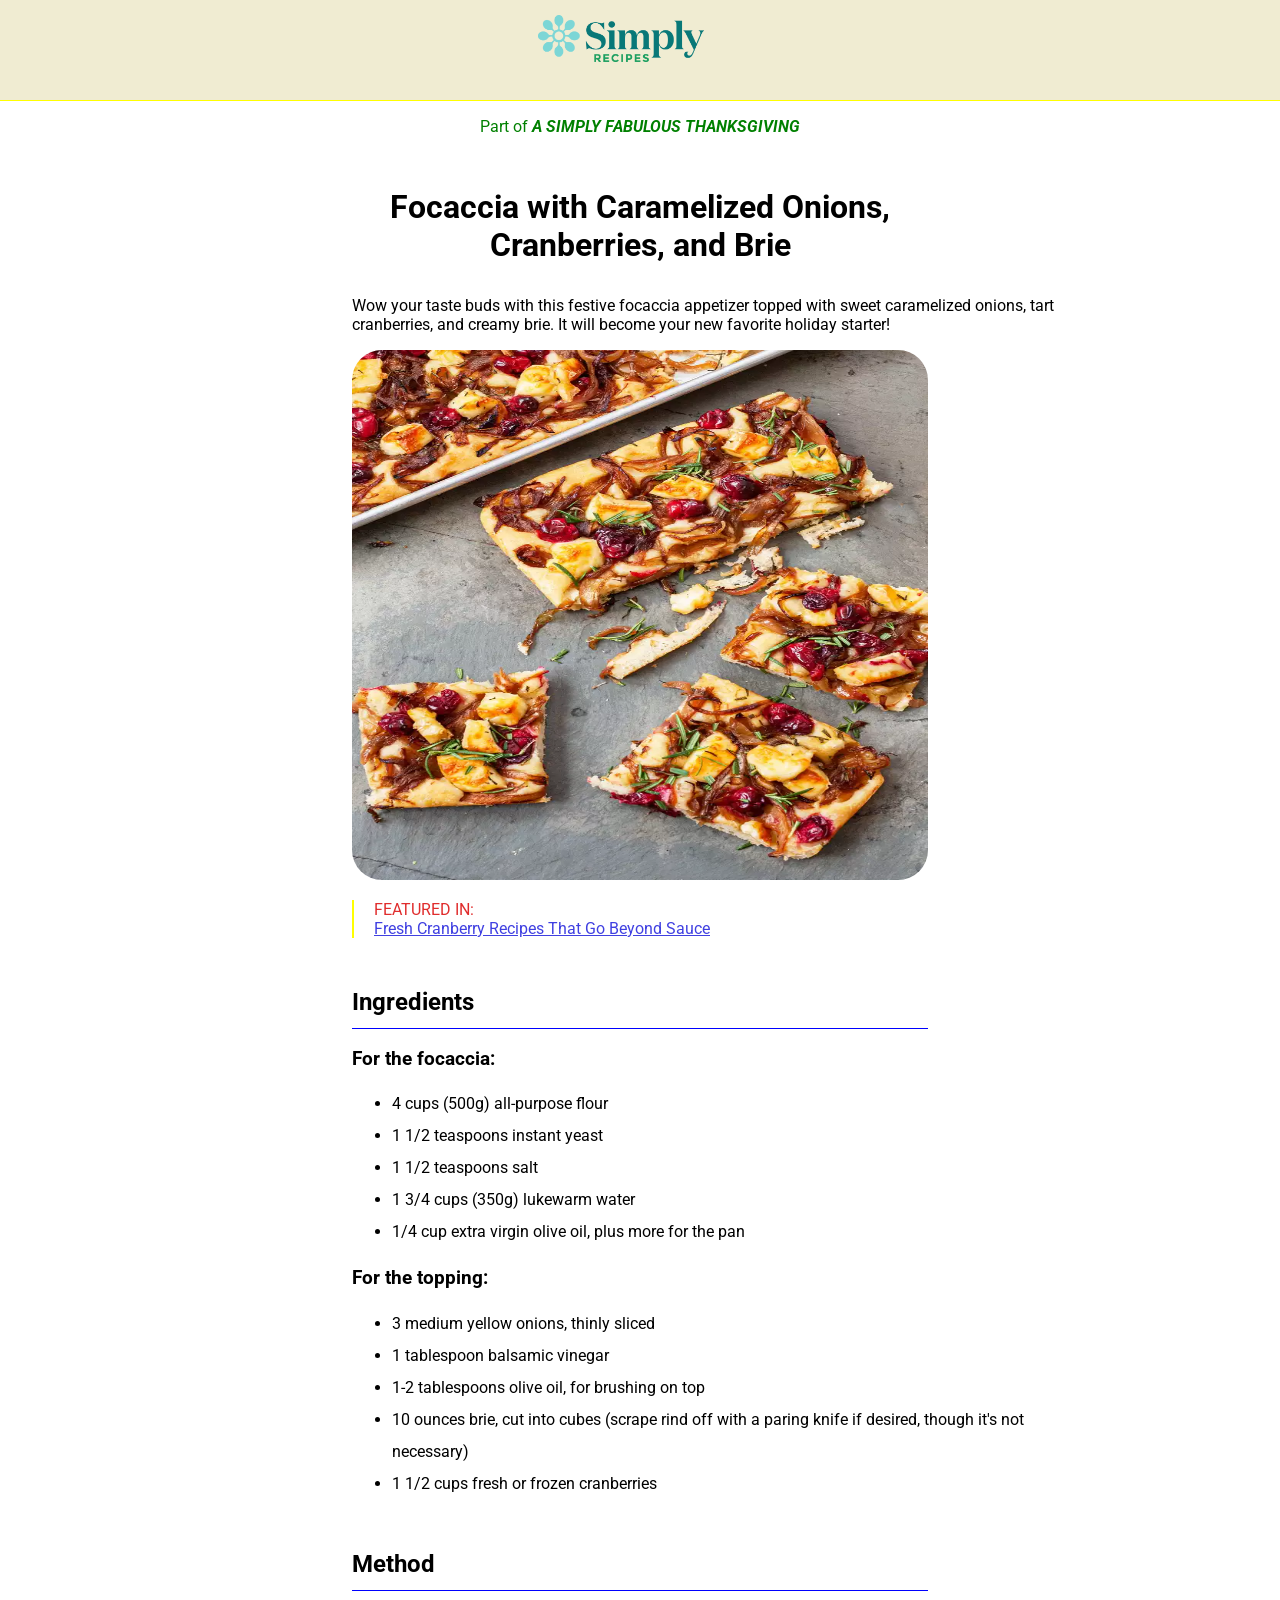
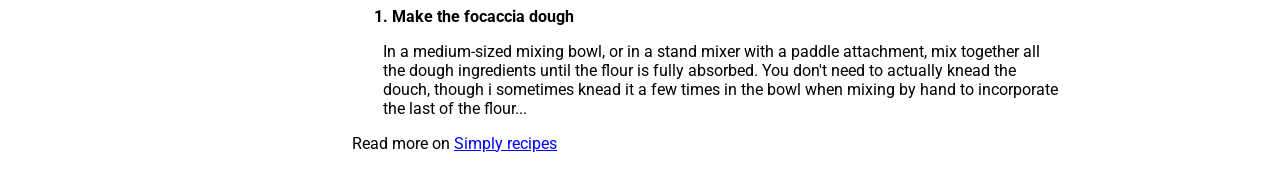
<file: index.html>
<!DOCTYPE html>
<html lang="en">
<head>
    <meta charset="UTF-8">
    <meta name="viewport" content="width=device-width, initial-scale=1.0">
    <title> Simply Recipes </title>
    <link rel="stylesheet" href="styles.css">
    <link rel="preconnect" href="https://fonts.googleapis.com">
<link rel="preconnect" href="https://fonts.gstatic.com" crossorigin>
<link href="https://fonts.googleapis.com/css2?family=Roboto:ital,wght@0,100..900;1,100..900&display=swap" rel="stylesheet">
</head>
<body>
    <!-- NAVBAR -->
     <div class="immagineprincipale">
        <img src="Simply_Recipes_Logo_-_2021.png" alt="" srcset="">
     </div>

     <!--SECTION-->
     <div class="paragrafo">
        <p> Part of <em> A SIMPLY FABULOUS THANKSGIVING </em></p>
     </div>
    
     <!--MAIN-->
     <div class="main">
        <h1> Focaccia with Caramelized Onions, <br> Cranberries, and Brie </h1>
        <p class="mainp"> Wow your taste buds with this festive focaccia appetizer topped with sweet caramelized onions, tart <br> cranberries, and creamy brie. It will become your new favorite holiday starter!</p>
        <img src="__opt__aboutcom__coeus__resources__content_migration__simply_recipes__uploads__2020__12__Cranberry-Brie-Onion-Focaccia-LEAD-4-616c900337a44d82b82fe04845ba8c2b.webp" alt="" srcset="">
        <p class="mainp2"> FEATURED IN: <br> <span> Fresh Cranberry Recipes That Go Beyond Sauce </span> </p>
     </div>

     <!--SECTION2-->
     <div class="ingredienti">
        <h2> Ingredients </h2>
     </div>


     <!--SECTION INGREDIENTS-->
     <div class="focaccia">
        <h3> For the focaccia: </h3>
        <ul>
            <li> 4 cups (500g) all-purpose flour </li>
            <li> 1 1/2 teaspoons instant yeast </li>
            <li> 1 1/2 teaspoons salt </li>
            <li> 1 3/4 cups (350g) lukewarm water </li>
            <li> 1/4 cup extra virgin olive oil, plus more for the pan </li>
        </ul>
     </div>
     <div class="focaccia">
        <h3> For the topping: </h3>
        <ul> 
            <li> 3 medium yellow onions, thinly sliced </li>
            <li> 1 tablespoon balsamic vinegar </li>
            <li> 1-2 tablespoons olive oil, for brushing on top </li>
            <li> 10 ounces brie, cut into cubes (scrape rind off with a paring knife if desired, though it's not <br> necessary) </li>
            <li> 1 1/2 cups fresh or frozen cranberries </li>
        </ul>
     </div>

    <!--SECTION METHODS-->
    <div class="ingredienti">
        <h2> Method </h2>
    </div>

    <div class="ingredientifocaccia">
        <ol>
            <li> Make the focaccia dough </li>
        </ol>
            <p> In a medium-sized mixing bowl, or in a stand mixer with a paddle attachment, mix together all <br> the dough ingredients until the flour is fully absorbed. You don't need to actually knead the <br> douch, though i sometimes knead it a few times in the bowl when mixing by hand to incorporate <br> the last of the flour...</p>
    </div>

    <!--FOOTER-->
    <div class="footer">
        <p> Read more on <span> Simply recipes </span></p>
    </div>
</body>
</html>
</file>
<file: styles.css>
/* UNIVERSAL STILES */
html,
body {
  margin: 0;
  padding: 0;
  font-size: 16px;
  box-sizing: border-box;
  font-family: "Roboto", serif;
}

/* NAVBAR */
.immagineprincipale {
  width: 100%;
  height: 100px;
  position: relative;
  background-color: rgba(237, 232, 200, 0.805);
  border-bottom: 1px solid yellow;
  margin: 0px 0px;
}

.immagineprincipale img {
  position: absolute;
  top: 0;
  left: 42%;
  width: 13%;
  padding-top: 15px;
}

/* PARAGRAFO */
.paragrafo {
  text-align: center;
  width: 100%;
  margin: auto;
  height: 20px;
}

.paragrafo p {
  color: green;
}

.paragrafo p em {
  font-weight: bold;
}

/* MAIN */
.main {
  text-align: center;
  margin: auto;
  width: 100%;
}

.main h1 {
  padding-top: 30px;
  padding-bottom: 10px;
}

.main .mainp  {
  margin-left: 27.5%;
  text-align: left;
}

.main img {
    border-radius: 30px;
    width: 45%;
    height: 530px;
    
}


.main .mainp2 {
    margin-left: 27.5%;
    text-align: left;
    border-left: 2px solid yellow;
padding-left: 20px;
color: rgb(224, 45, 45);
font-size: 1rem;
}


.main .mainp2 span {
    padding-top: 5px;
    color: rgb(64, 64, 225);
    text-decoration: underline;
    font-size: 1rem;
}


.main .mainp2 span:hover {
    cursor: pointer;
    color: red;
}

/* INGREDIENTS */
.ingredienti {
    margin-left: 27.5%;
    margin-right: 27.5%;
    height: 70px;
    border-bottom: 1px solid blue;
}

h2 {
    padding-top: 30px;
    text-align: left;
}


/*SECTION INGREDIENTS */
.focaccia {
    margin-left: 27.5%;
}

.focaccia li {
    line-height:2rem;
}

/* SECTION METHODS */
.ingredientifocaccia {
    margin-left: 27.5%;
}

.ingredientifocaccia li {
    font-weight: bold;
}

.ingredientifocaccia p {
    margin-left: 3.3%;
}

.footer {
    margin-left: 27.5%;
}
.footer p span{
text-decoration: underline;
color: blue;
}


.footer p span:hover {
    cursor: pointer;
    color: red;
}

























/* MEDIA QUERIES */
@media only screen and (min-width: 780px) and (max-width: 1200px) {
  .immagineprincipale img {
    width: 20%;
  }

  .main {
    text-align: center;
    width: 100%;
    margin: auto;
  }


  .main .mainp {
    text-align: left;
    margin-left: 40px;
  }

  .main img {
    width: 90%;
  }

  .main .mainp2 {
    text-align: left;
    margin-left: 40px;
  }

  .ingredienti {
    margin-left: 40px;
  }

  .focaccia {
    margin-left: 40px;
  }

  .ingredientifocaccia {
    margin-left: 40px;
  }

  .footer {
    margin-left: 40px;
  }

}

@media only screen and (min-width: 375px) and (max-width: 779px) {
  .immagineprincipale img {
    width: 30%;
  }

  .main {
    text-align: center;
    width: 100%;
    margin: auto;
  }


  .main .mainp {
    text-align: left;
    margin-left: 40px;
  }

  .main img {
    width: 90%;
  }

  .main .mainp2 {
    text-align: left;
    margin-left: 30px;


  }

  .ingredienti {
    margin-left: 40px;
  }

  .focaccia {
    margin-left: 40px;
  }

  .ingredientifocaccia {
    margin-left: 40px;
  }

  .footer {
    margin-left: 40px;
  }

}
</file>
